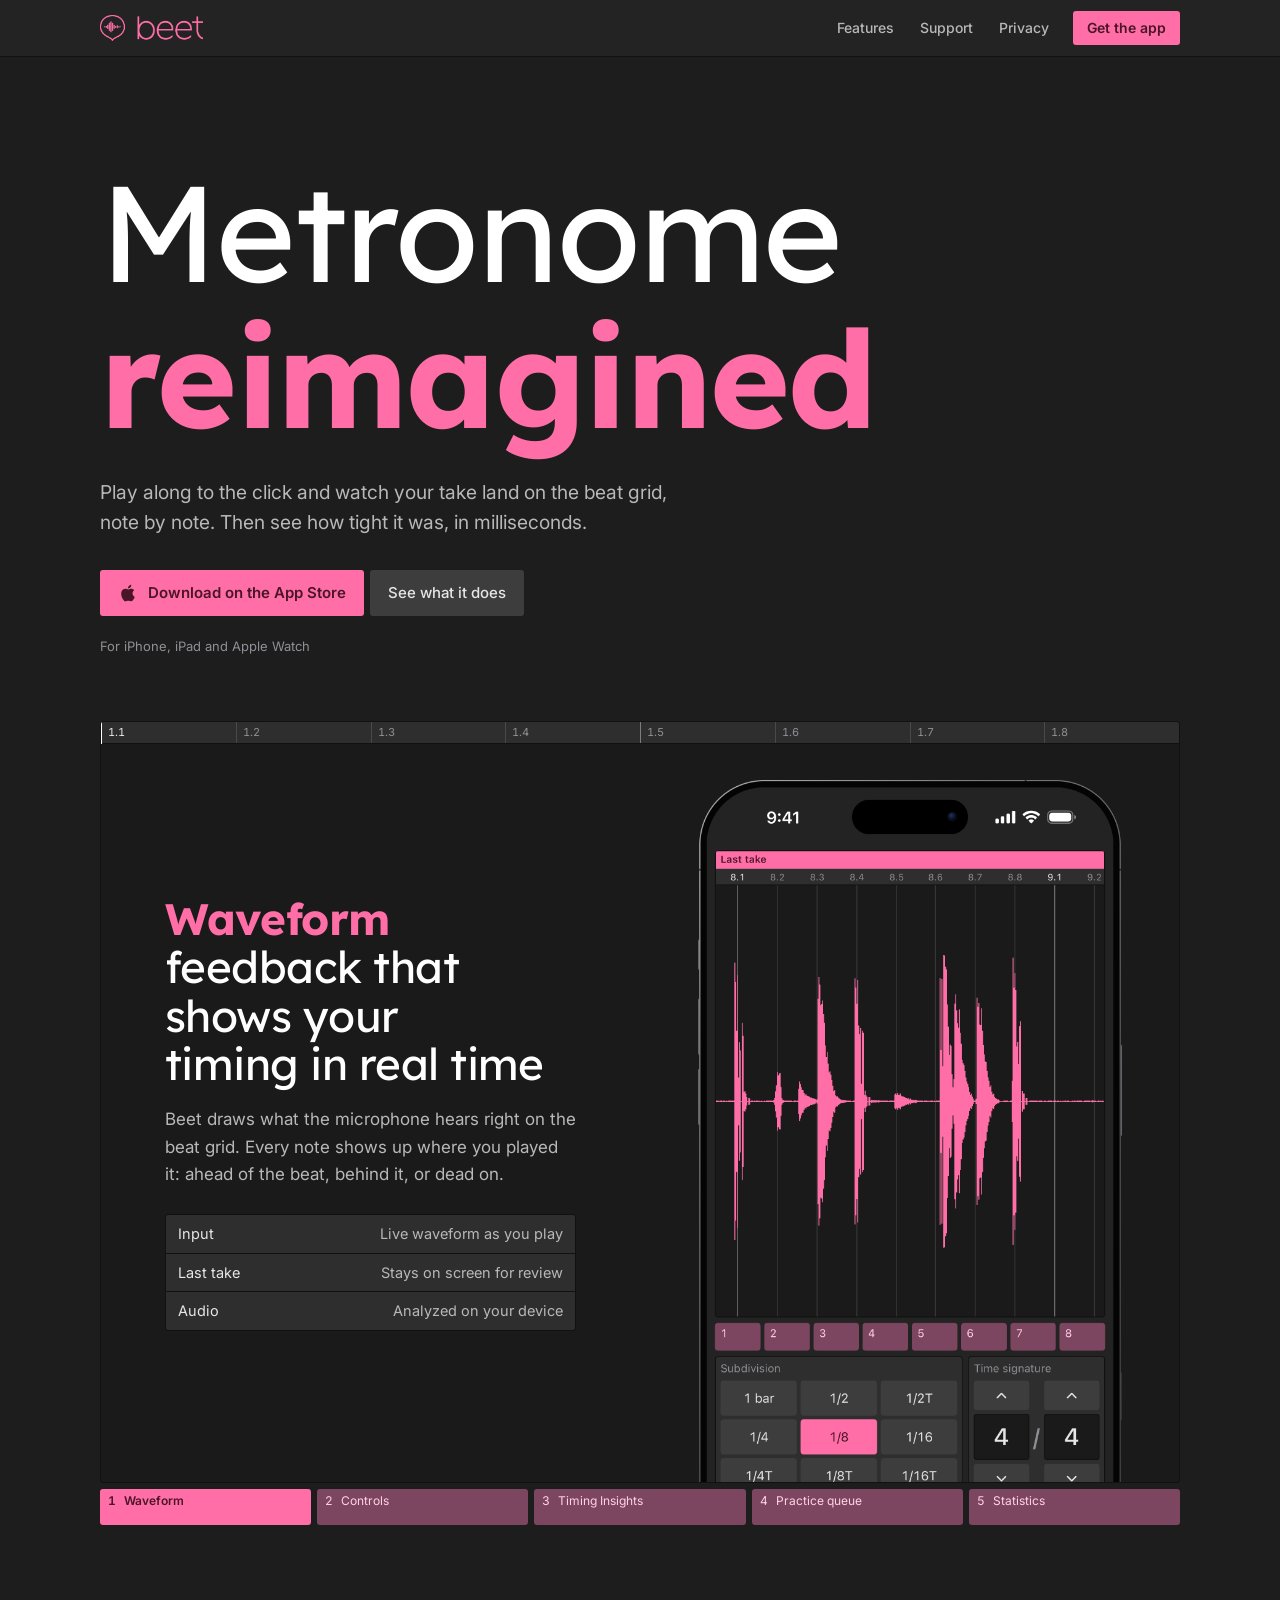
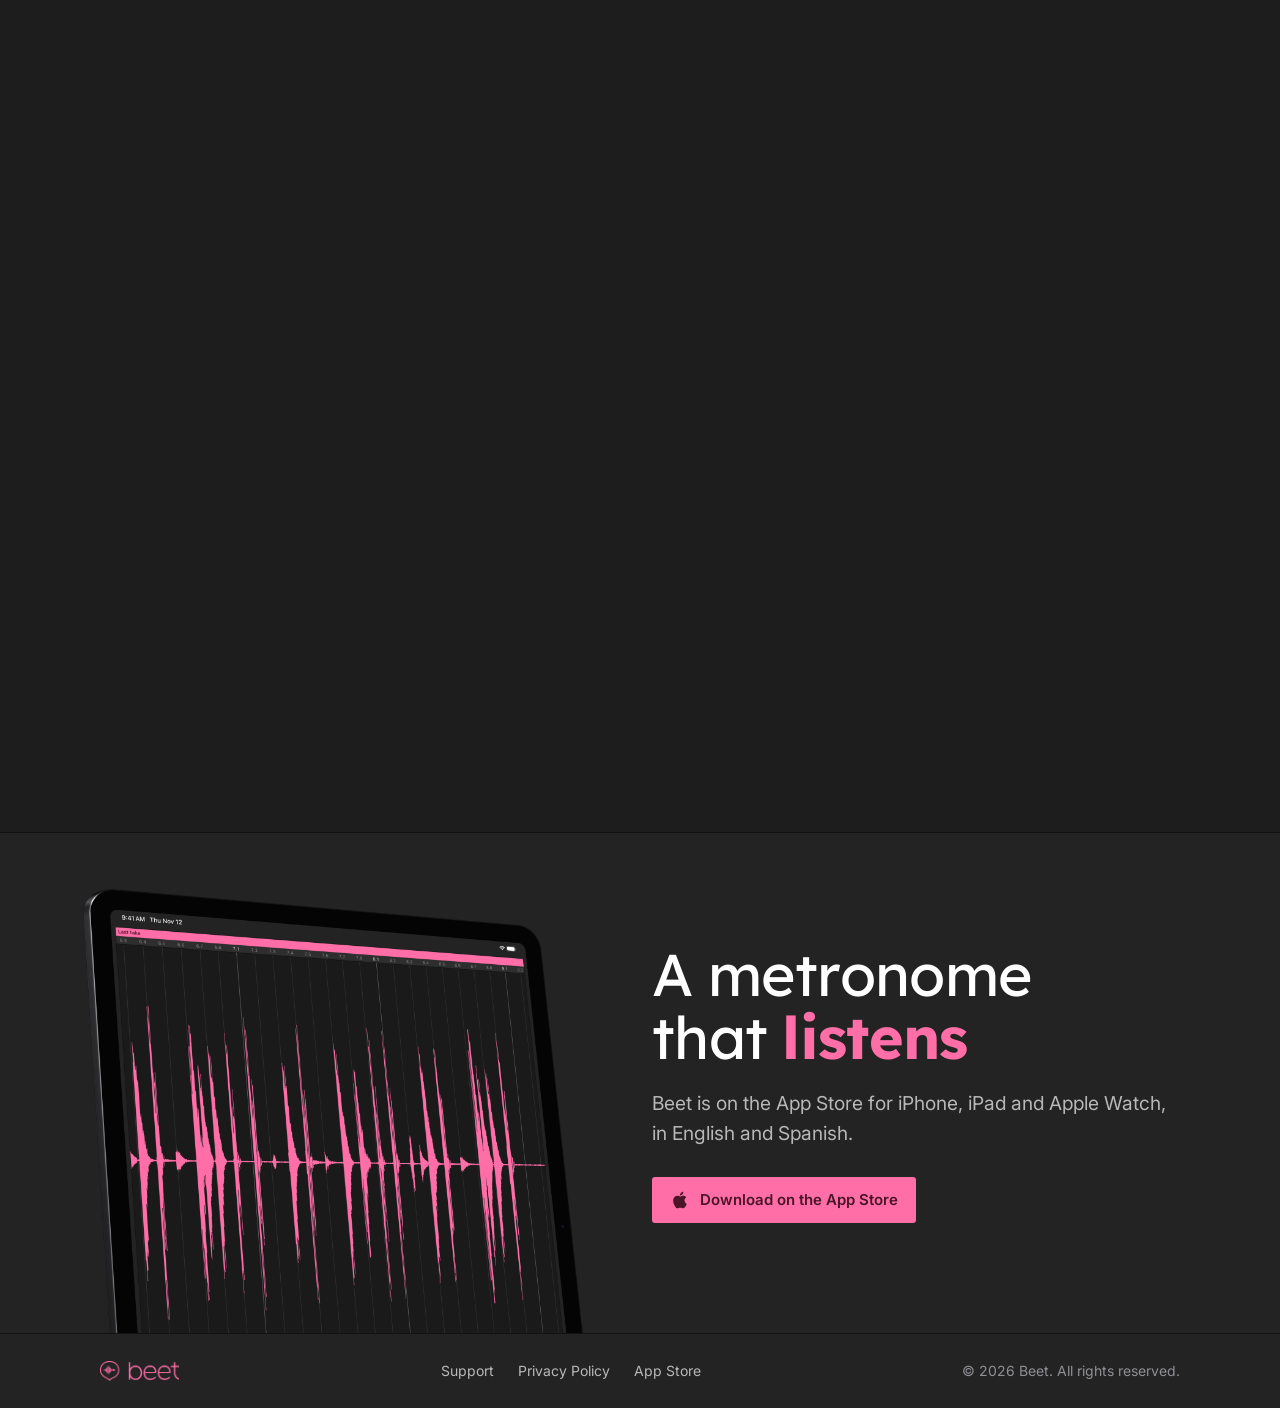
<file: index.html>
<!DOCTYPE html>
<html lang="en">
<head>
  <meta charset="UTF-8">
  <meta name="viewport" content="width=device-width, initial-scale=1.0">
  <title>Beet - Metronome Reimagined</title>
  <meta name="description" content="Beet is a metronome that shows your timing. Play along to the click, see your take as a waveform on the beat grid and get it measured beat by beat. For iPhone, iPad and Apple Watch.">
  <meta name="theme-color" content="#232323">
  <link rel="icon" type="image/png" href="favicon.png">
  <link rel="preconnect" href="https://fonts.googleapis.com">
  <link rel="preconnect" href="https://fonts.gstatic.com" crossorigin>
  <link href="https://fonts.googleapis.com/css2?family=Inter:wght@400;500;600&family=Lexend:wght@400;500;700&display=swap" rel="stylesheet">
  <script>document.documentElement.classList.add('js');</script>
  <link rel="stylesheet" href="styles.css">
</head>
<body>
  <header class="topbar">
    <div class="wrap">
      <a href="index.html" class="brand">
        <img src="logo.png" alt="Beet" width="1355" height="341">
      </a>
      <nav class="nav" aria-label="Main">
        <a href="#features">Features</a>
        <a href="support.html">Support</a>
        <a href="privacy-policy.html">Privacy</a>
        <a href="https://apps.apple.com/app/id6741735743" class="btn btn-accent btn-small">Get the app</a>
      </nav>
    </div>
  </header>

  <main>
    <section class="hero">
      <div class="wrap">
        <div class="hero-copy">
          <h1>Metronome<br><b>reimagined</b></h1>
          <p class="lead">Play along to the click and watch your take land on the beat grid, note by note. Then see how tight it was, in milliseconds.</p>
          <div class="actions">
            <a href="https://apps.apple.com/app/id6741735743" class="btn btn-accent">
              <svg width="20" height="20" viewBox="0 0 24 24" fill="currentColor" aria-hidden="true">
                <path d="M18.71 19.5c-.83 1.24-1.71 2.45-3.05 2.47-1.34.03-1.77-.79-3.29-.79-1.53 0-2 .77-3.27.82-1.31.05-2.3-1.32-3.14-2.53C4.25 17 2.94 12.45 4.7 9.39c.87-1.52 2.43-2.48 4.12-2.51 1.28-.02 2.5.87 3.29.87.78 0 2.26-1.07 3.81-.91.65.03 2.47.26 3.64 1.98-.09.06-2.17 1.28-2.15 3.81.03 3.02 2.65 4.03 2.68 4.04-.03.07-.42 1.44-1.38 2.83M13 3.5c.73-.83 1.94-1.46 2.94-1.5.13 1.17-.34 2.35-1.04 3.19-.69.85-1.83 1.51-2.95 1.42-.15-1.15.41-2.35 1.05-3.11z"/>
              </svg>
              Download on the App Store
            </a>
            <a href="#features" class="btn">See what it does</a>
          </div>
          <p class="fineprint">For iPhone, iPad and Apple Watch</p>
        </div>
      </div>
    </section>

    <section class="features" id="features" aria-label="Features">
      <div class="features-stage">
        <div class="wrap deck">
          <div class="deck-cards">
      <span class="deck-playhead" aria-hidden="true"></span>
      <section class="clip is-active" aria-labelledby="waveform">
        <div class="clip-ruler" aria-hidden="true"><span>1.1</span><span>1.2</span><span>1.3</span><span>1.4</span><span>1.5</span><span>1.6</span><span>1.7</span><span>1.8</span></div>
        <div class="clip-body">
          <div class="clip-copy">
            <h2 id="waveform"><b>Waveform</b> feedback that shows your timing in real time</h2>
            <p>Beet draws what the microphone hears right on the beat grid. Every note shows up where you played it: ahead of the beat, behind it, or dead on.</p>
            <dl class="rows">
              <div><dt>Input</dt><dd>Live waveform as you play</dd></div>
              <div><dt>Last take</dt><dd>Stays on screen for review</dd></div>
              <div><dt>Audio</dt><dd>Analyzed on your device</dd></div>
            </dl>
          </div>
          <div class="clip-device from-top">
            <img src="img/iphone-main.webp" width="1376" height="2916" loading="lazy" alt="Beet on an iPhone: a recorded take drawn as a waveform between the lines of the beat grid, with every beat of the bar numbered above it">
          </div>
        </div>
      </section>

      <section class="clip flip is-after" aria-labelledby="controls">
        <div class="clip-ruler" aria-hidden="true"><span>2.1</span><span>2.2</span><span>2.3</span><span>2.4</span><span>2.5</span><span>2.6</span><span>2.7</span><span>2.8</span></div>
        <div class="clip-body">
          <div class="clip-copy">
            <h2 id="controls">Stay in the groove with <b>effortless</b> controls</h2>
            <p>Everything sits on one screen, one touch away. Pick a subdivision, step the time signature, drag the tempo ruler, or just tap the tempo in.</p>
            <div class="panel">
              <div class="panel-label">Subdivision</div>
              <ul class="chips">
                <li>1 bar</li><li>1/2</li><li>1/2T</li>
                <li>1/4</li><li class="selected">1/8</li><li>1/16</li>
                <li>1/4T</li><li>1/8T</li><li>1/16T</li>
              </ul>
            </div>
            <dl class="rows">
              <div><dt>Tempo</dt><dd><span class="value">40–300</span> bpm</dd></div>
            </dl>
          </div>
          <div class="clip-device from-bottom">
            <img src="img/iphone-main.webp" width="1376" height="2916" loading="lazy" alt="The controls of Beet on an iPhone: a row of beats, the subdivision buttons, the time signature, the tempo ruler at 112 bpm, and the tap and play buttons">
          </div>
        </div>
      </section>

      <section class="clip is-after" aria-labelledby="insights">
        <div class="clip-ruler" aria-hidden="true"><span>3.1</span><span>3.2</span><span>3.3</span><span>3.4</span><span>3.5</span><span>3.6</span><span>3.7</span><span>3.8</span></div>
        <div class="clip-body">
          <div class="clip-copy">
            <h2 id="insights">Advanced <b>timing analysis</b> measured beat by beat</h2>
            <p>Timing Insights finds every note in your take and measures how far it is from the nearest spot on the grid, straight or triplet, in milliseconds.</p>
            <dl class="rows">
              <div class="rows-header">Timing accuracy</div>
              <div><dt><span class="swatch" style="--swatch: var(--excellent)"></span>Excellent</dt><dd>under 20 ms</dd></div>
              <div><dt><span class="swatch" style="--swatch: var(--good)"></span>Good</dt><dd>under 35 ms</dd></div>
              <div><dt><span class="swatch" style="--swatch: var(--acceptable)"></span>Acceptable</dt><dd>under 50 ms</dd></div>
              <div><dt><span class="swatch" style="--swatch: var(--poor)"></span>Poor</dt><dd>50 ms or more</dd></div>
            </dl>
          </div>
          <div class="clip-device">
            <img src="img/iphone-insights.webp" width="1376" height="2916" loading="lazy" alt="Timing Insights on an iPhone: every note of the take marked green or yellow with its distance from the beat in milliseconds, above a table of the timing accuracy">
          </div>
        </div>
      </section>

      <section class="clip flip is-after" aria-labelledby="queue">
        <div class="clip-ruler" aria-hidden="true"><span>4.1</span><span>4.2</span><span>4.3</span><span>4.4</span><span>4.5</span><span>4.6</span><span>4.7</span><span>4.8</span></div>
        <div class="clip-body">
          <div class="clip-copy">
            <h2 id="queue">Build <b>practice queues</b> to automate your session</h2>
            <p>Split a session into stages, each with its own length, tempo, time signature and subdivision. Press play and Beet moves from one stage to the next on its own.</p>
            <dl class="rows">
              <div class="rows-header">A stage</div>
              <div><dt>Bars</dt><dd><span class="value">8</span></dd></div>
              <div><dt>Tempo</dt><dd>112 bpm</dd></div>
              <div><dt>Time signature</dt><dd>4/4</dd></div>
              <div><dt>Subdivision</dt><dd>1/16</dd></div>
            </dl>
          </div>
          <div class="clip-device">
            <img src="img/iphone-queue.webp" width="1376" height="2916" loading="lazy" alt="A practice queue on an iPhone: eight stages that go from 80 to 132 bpm, each with its bars, time signature and subdivision">
          </div>
        </div>
      </section>

      <section class="clip is-after" aria-labelledby="statistics">
        <div class="clip-ruler" aria-hidden="true"><span>5.1</span><span>5.2</span><span>5.3</span><span>5.4</span><span>5.5</span><span>5.6</span><span>5.7</span><span>5.8</span></div>
        <div class="clip-body">
          <div class="clip-copy">
            <h2 id="statistics">Monitor your progress over time with <b>charts</b></h2>
            <p>Beet keeps track of how long you practice and how fast. See your total time split by tempo, and how much you played on each day of the week.</p>
            <dl class="rows">
              <div><dt>Tempo breakdown</dt><dd>Lento to Prestissimo</dd></div>
              <div><dt>Weekly report</dt><dd>Day by day</dd></div>
            </dl>
          </div>
          <div class="clip-device">
            <img src="img/iphone-charts.webp" width="1376" height="2916" loading="lazy" alt="Statistics on an iPhone: a ring chart of 3 hours 44 minutes of practice split by tempo, and a bar chart of the week">
          </div>
        </div>
      </section>
          </div>
          <nav class="deck-nav" aria-label="Features">
            <button type="button" aria-label="Waveform" aria-current="true"><span aria-hidden="true">1</span><span class="deck-nav-name" aria-hidden="true">Waveform</span></button>
            <button type="button" aria-label="Controls"><span aria-hidden="true">2</span><span class="deck-nav-name" aria-hidden="true">Controls</span></button>
            <button type="button" aria-label="Timing Insights"><span aria-hidden="true">3</span><span class="deck-nav-name" aria-hidden="true">Timing Insights</span></button>
            <button type="button" aria-label="Practice queue"><span aria-hidden="true">4</span><span class="deck-nav-name" aria-hidden="true">Practice queue</span></button>
            <button type="button" aria-label="Statistics"><span aria-hidden="true">5</span><span class="deck-nav-name" aria-hidden="true">Statistics</span></button>
          </nav>
        </div>
      </div>
    </section>

    <section class="closing">
      <div class="wrap closing-grid">
        <div class="closing-device">
          <img src="img/ipad-hero.webp" width="1700" height="2319" loading="lazy" alt="Beet on an iPad">
        </div>
        <div class="closing-copy">
          <h2>A metronome that <b>listens</b></h2>
          <p class="lead">Beet is on the App Store for iPhone, iPad and Apple Watch, in English and Spanish.</p>
          <div class="actions">
            <a href="https://apps.apple.com/app/id6741735743" class="btn btn-accent">
              <svg width="20" height="20" viewBox="0 0 24 24" fill="currentColor" aria-hidden="true">
                <path d="M18.71 19.5c-.83 1.24-1.71 2.45-3.05 2.47-1.34.03-1.77-.79-3.29-.79-1.53 0-2 .77-3.27.82-1.31.05-2.3-1.32-3.14-2.53C4.25 17 2.94 12.45 4.7 9.39c.87-1.52 2.43-2.48 4.12-2.51 1.28-.02 2.5.87 3.29.87.78 0 2.26-1.07 3.81-.91.65.03 2.47.26 3.64 1.98-.09.06-2.17 1.28-2.15 3.81.03 3.02 2.65 4.03 2.68 4.04-.03.07-.42 1.44-1.38 2.83M13 3.5c.73-.83 1.94-1.46 2.94-1.5.13 1.17-.34 2.35-1.04 3.19-.69.85-1.83 1.51-2.95 1.42-.15-1.15.41-2.35 1.05-3.11z"/>
              </svg>
              Download on the App Store
            </a>
          </div>
        </div>
      </div>
    </section>
  </main>

  <footer class="footer">
    <div class="wrap">
      <a href="index.html"><img src="logo.png" alt="Beet" width="1355" height="341"></a>
      <nav aria-label="Footer">
        <a href="support.html">Support</a>
        <a href="privacy-policy.html">Privacy Policy</a>
        <a href="https://apps.apple.com/app/id6741735743">App Store</a>
      </nav>
      <p>© 2026 Beet. All rights reserved.</p>
    </div>
  </footer>

  <script>
    // The clips of the features share one place that stays put while the page scrolls.
    // How far the page has scrolled past it decides which clip is shown.
    (function () {
      var track = document.querySelector('.features');
      var stage = track.querySelector('.features-stage');
      var clips = Array.prototype.slice.call(track.querySelectorAll('.clip'));
      var buttons = Array.prototype.slice.call(track.querySelectorAll('.deck-nav button'));
      var playhead = track.querySelector('.deck-playhead');
      var last = clips.length - 1;
      var shown = 0;
      var waiting = false;

      // Scrolling is counted in clips: 0 where the stage starts to stay put, one more for each clip
      // after it. The stage lets go a little after the last clip comes in.
      function measure() {
        var style = getComputedStyle(stage);
        if (style.position !== 'sticky') return null; // the clips are one under another
        var top = parseFloat(style.top) || 0;
        var step = (track.offsetHeight - stage.offsetHeight) / (last + 0.2);
        return { step: step, at: (top - track.getBoundingClientRect().top) / step };
      }
      // A clip comes in a little before its count, so the first and the last are shown as long as the others
      function starts(index) { return index === 0 ? 0 : index - 0.4; }
      function ends(index) { return index === last ? last + 0.2 : index + 0.6; }

      function update() {
        waiting = false;
        var place = measure();
        if (!place) return;
        var index = Math.max(0, Math.min(last, Math.floor(place.at + 0.4)));
        var through = (place.at - starts(index)) / (ends(index) - starts(index));
        playhead.style.setProperty('--through', Math.max(0, Math.min(1, through)));
        if (index === shown) return;
        shown = index;
        clips.forEach(function (clip, i) {
          clip.classList.toggle('is-active', i === index);
          clip.classList.toggle('is-before', i < index);
          clip.classList.toggle('is-after', i > index);
        });
        buttons.forEach(function (button, i) {
          if (i === index) button.setAttribute('aria-current', 'true');
          else button.removeAttribute('aria-current');
        });
      }
      function later() {
        if (waiting) return;
        waiting = true;
        requestAnimationFrame(update);
      }

      buttons.forEach(function (button, i) {
        button.addEventListener('click', function () {
          var place = measure();
          if (!place) return;
          var to = i === 0 ? 0 : i + 0.1;
          window.scrollTo(0, window.scrollY + (to - place.at) * place.step);
        });
      });
      window.addEventListener('scroll', later, { passive: true });
      window.addEventListener('resize', later);
      update();
    })();
  </script>
</body>
</html>
</file>
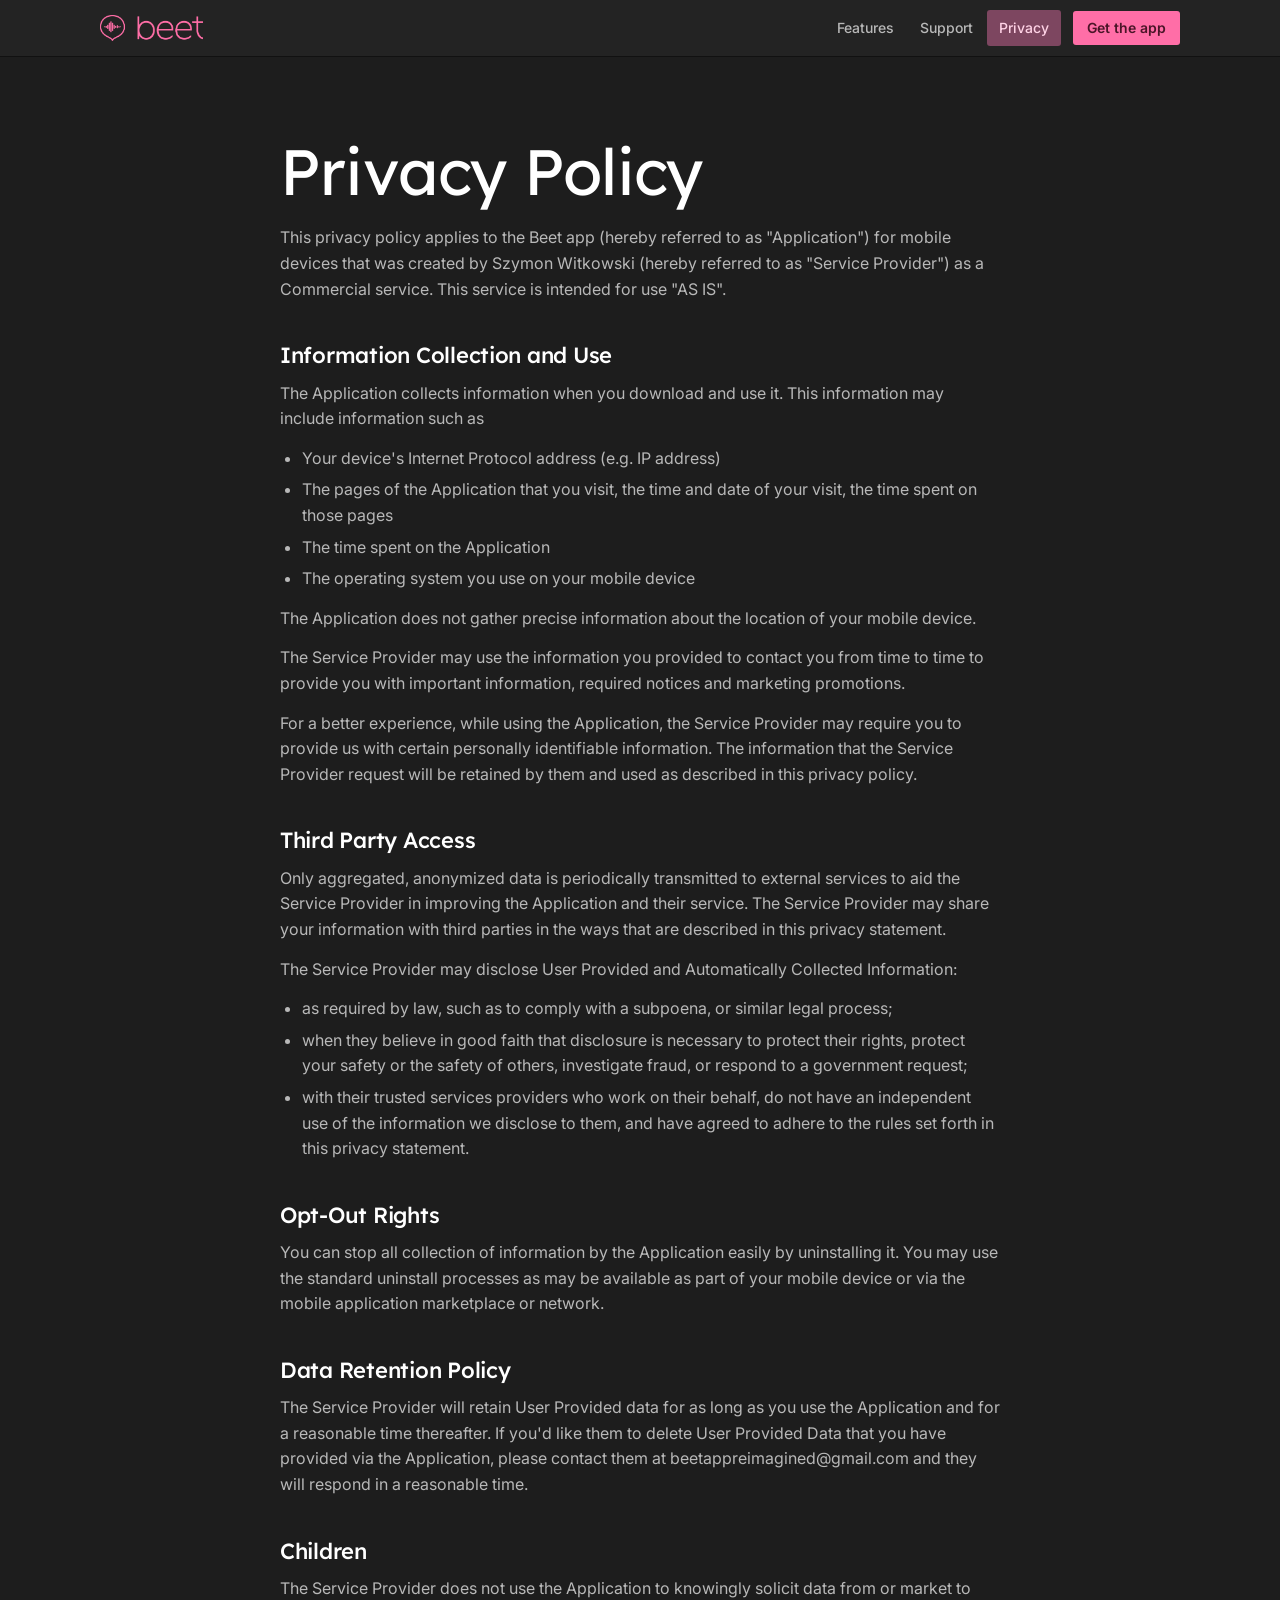
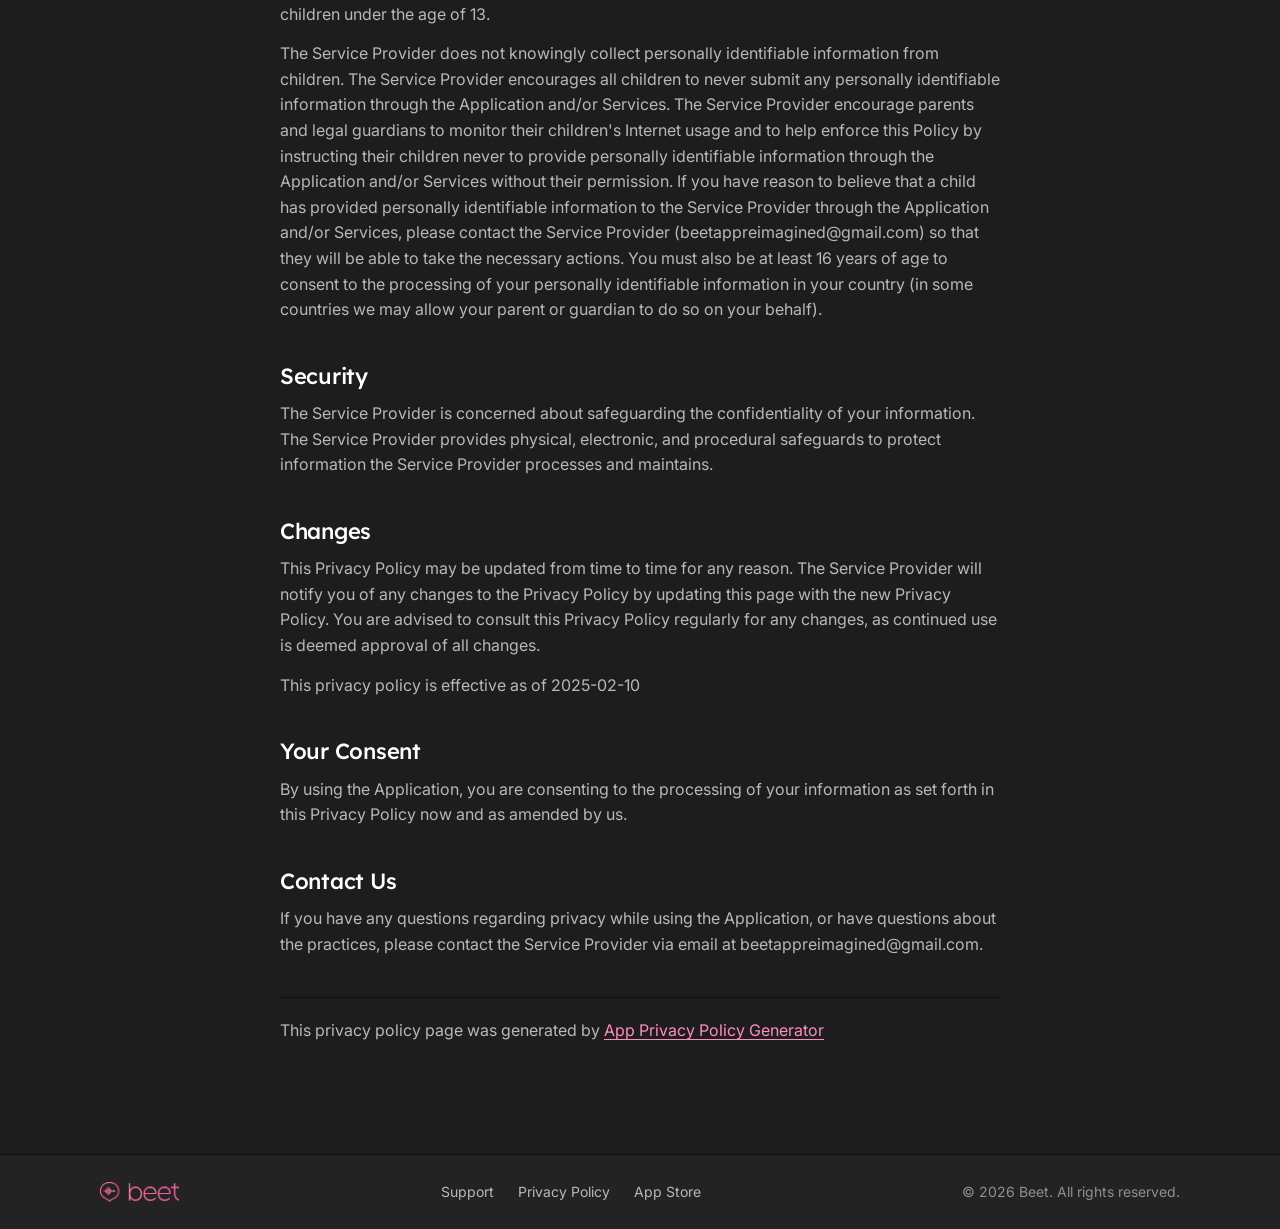
<file: privacy-policy.html>
<!DOCTYPE html>
<html lang="en">
<head>
  <meta charset="UTF-8">
  <meta name="viewport" content="width=device-width, initial-scale=1.0">
  <title>Beet App - Privacy Policy</title>
  <meta name="theme-color" content="#232323">
  <link rel="icon" type="image/png" href="favicon.png">
  <link rel="preconnect" href="https://fonts.googleapis.com">
  <link rel="preconnect" href="https://fonts.gstatic.com" crossorigin>
  <link href="https://fonts.googleapis.com/css2?family=Inter:wght@400;500;600&family=Lexend:wght@400;500;700&display=swap" rel="stylesheet">
  <link rel="stylesheet" href="styles.css">
</head>
<body>
  <header class="topbar">
    <div class="wrap">
      <a href="index.html" class="brand">
        <img src="logo.png" alt="Beet" width="1355" height="341">
      </a>
      <nav class="nav" aria-label="Main">
        <a href="index.html#features">Features</a>
        <a href="support.html">Support</a>
        <a href="privacy-policy.html" aria-current="page">Privacy</a>
        <a href="https://apps.apple.com/app/id6741735743" class="btn btn-accent btn-small">Get the app</a>
      </nav>
    </div>
  </header>

  <main class="wrap page legal">
    <h1>Privacy Policy</h1><p>This privacy policy applies to the Beet app (hereby referred to as "Application") for mobile devices that was created by Szymon Witkowski (hereby referred to as "Service Provider") as a Commercial service. This service is intended for use "AS IS".</p><br><strong>Information Collection and Use</strong><p>The Application collects information when you download and use it. This information may include information such as </p><ul><li>Your device's Internet Protocol address (e.g. IP address)</li><li>The pages of the Application that you visit, the time and date of your visit, the time spent on those pages</li><li>The time spent on the Application</li><li>The operating system you use on your mobile device</li></ul><p></p><br><p>The Application does not gather precise information about the location of your mobile device.</p><div style="display: none;"><p>The Application collects your device's location, which helps the Service Provider determine your approximate geographical location and make use of in below ways:</p><ul><li>Geolocation Services: The Service Provider utilizes location data to provide features such as personalized content, relevant recommendations, and location-based services.</li><li>Analytics and Improvements: Aggregated and anonymized location data helps the Service Provider to analyze user behavior, identify trends, and improve the overall performance and functionality of the Application.</li><li>Third-Party Services: Periodically, the Service Provider may transmit anonymized location data to external services. These services assist them in enhancing the Application and optimizing their offerings.</li></ul></div><br><p>The Service Provider may use the information you provided to contact you from time to time to provide you with important information, required notices and marketing promotions.</p><br><p>For a better experience, while using the Application, the Service Provider may require you to provide us with certain personally identifiable information. The information that the Service Provider request will be retained by them and used as described in this privacy policy.</p><br><strong>Third Party Access</strong><p>Only aggregated, anonymized data is periodically transmitted to external services to aid the Service Provider in improving the Application and their service. The Service Provider may share your information with third parties in the ways that are described in this privacy statement.</p><!----><br><p>The Service Provider may disclose User Provided and Automatically Collected Information:</p><ul><li>as required by law, such as to comply with a subpoena, or similar legal process;</li><li>when they believe in good faith that disclosure is necessary to protect their rights, protect your safety or the safety of others, investigate fraud, or respond to a government request;</li><li>with their trusted services providers who work on their behalf, do not have an independent use of the information we disclose to them, and have agreed to adhere to the rules set forth in this privacy statement.</li></ul><p></p><br><strong>Opt-Out Rights</strong><p>You can stop all collection of information by the Application easily by uninstalling it. You may use the standard uninstall processes as may be available as part of your mobile device or via the mobile application marketplace or network.</p><br><strong>Data Retention Policy</strong><p>The Service Provider will retain User Provided data for as long as you use the Application and for a reasonable time thereafter. If you'd like them to delete User Provided Data that you have provided via the Application, please contact them at beetappreimagined@gmail.com and they will respond in a reasonable time.</p><br><strong>Children</strong><p>The Service Provider does not use the Application to knowingly solicit data from or market to children under the age of 13.</p><!----><div><br><p>The Service Provider does not knowingly collect personally
identifiable information from children. The Service Provider 
encourages all children to never submit any personally
identifiable information through the Application and/or Services.
The Service Provider encourage parents and legal guardians to monitor 
their children's Internet usage and to help enforce this Policy by instructing 
their children never to provide personally identifiable information through the Application and/or Services without their permission. If you have reason to believe that a child 
has provided personally identifiable information to the Service Provider through the Application and/or Services, 
please contact the Service Provider (beetappreimagined@gmail.com) so that they will be able to take the necessary actions. 
You must also be at least 16 years of age to consent to the processing 
of your personally identifiable information in your country (in some countries we may allow your parent 
or guardian to do so on your behalf).</p></div><br><strong>Security</strong><p>The Service Provider is concerned about safeguarding the confidentiality of your information. The Service Provider provides physical, electronic, and procedural safeguards to protect information the Service Provider processes and maintains.</p><br><strong>Changes</strong><p>This Privacy Policy may be updated from time to time for any reason. The Service Provider will notify you of any changes to the Privacy Policy by updating this page with the new Privacy Policy. You are advised to consult this Privacy Policy regularly for any changes, as continued use is deemed approval of all changes.</p><br><p>This privacy policy is effective as of 2025-02-10</p><br><strong>Your Consent</strong><p>By using the Application, you are consenting to the processing of your information as set forth in this Privacy Policy now and as amended by us.</p><br><strong>Contact Us</strong><p>If you have any questions regarding privacy while using the Application, or have questions about the practices, please contact the Service Provider via email at beetappreimagined@gmail.com.</p><hr><p>This privacy policy page was generated by <a href="https://app-privacy-policy-generator.nisrulz.com/" target="_blank" rel="noopener noreferrer">App Privacy Policy Generator</a></p>
  </main>

  <footer class="footer">
    <div class="wrap">
      <a href="index.html"><img src="logo.png" alt="Beet" width="1355" height="341"></a>
      <nav aria-label="Footer">
        <a href="support.html">Support</a>
        <a href="privacy-policy.html">Privacy Policy</a>
        <a href="https://apps.apple.com/app/id6741735743">App Store</a>
      </nav>
      <p>© 2026 Beet. All rights reserved.</p>
    </div>
  </footer>
</body>
</html>
</file>
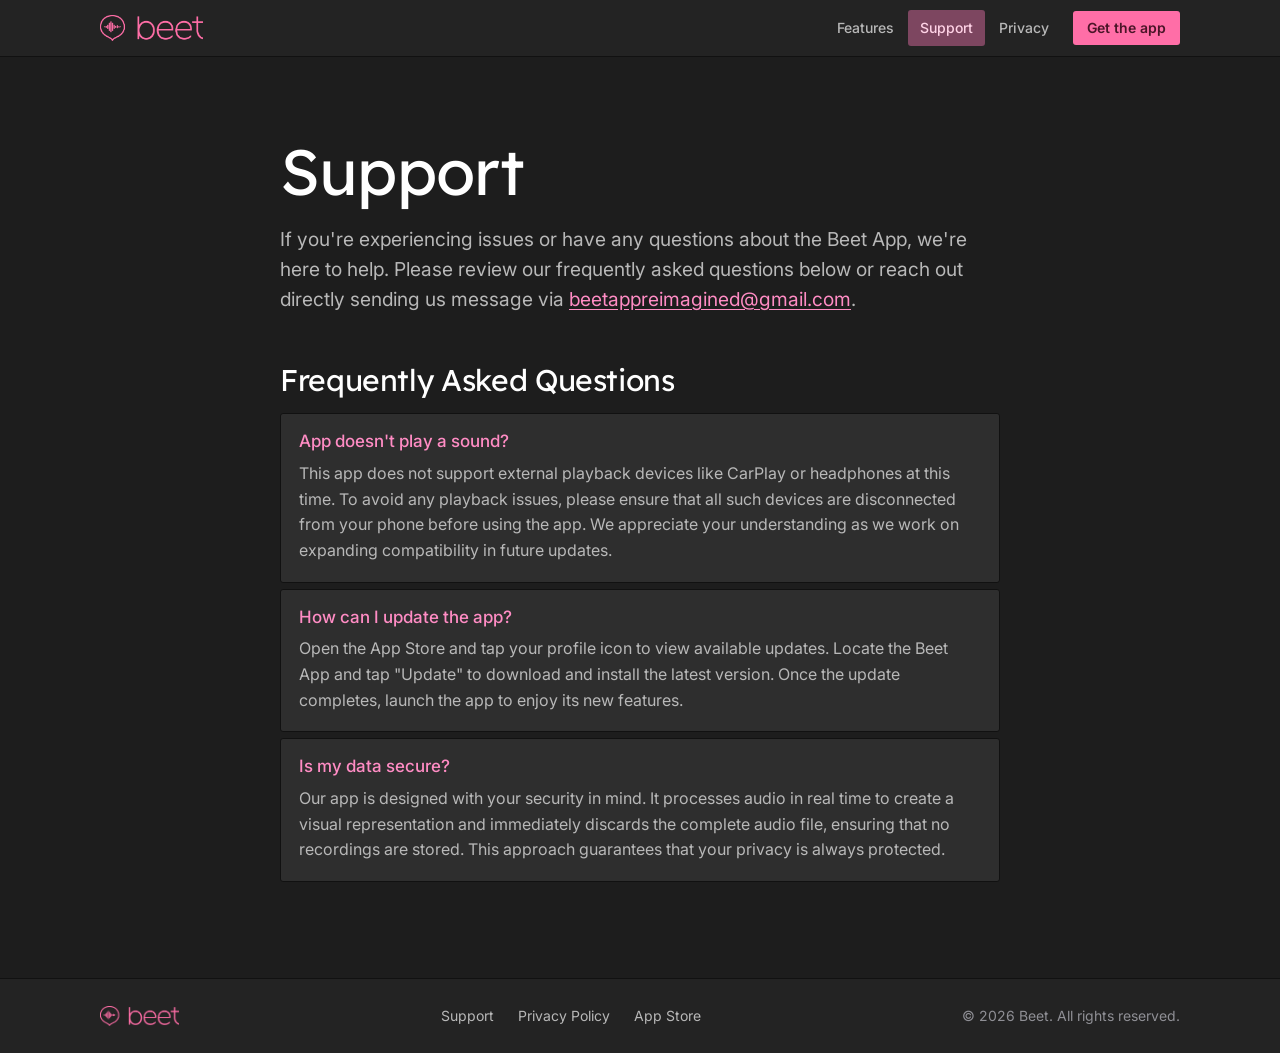
<file: support.html>
<!DOCTYPE html>
<html lang="en">
<head>
  <meta charset="UTF-8">
  <meta name="viewport" content="width=device-width, initial-scale=1.0">
  <title>Beet App - Support</title>
  <meta name="description" content="Help with the Beet metronome app: frequently asked questions and how to contact us.">
  <meta name="theme-color" content="#232323">
  <link rel="icon" type="image/png" href="favicon.png">
  <link rel="preconnect" href="https://fonts.googleapis.com">
  <link rel="preconnect" href="https://fonts.gstatic.com" crossorigin>
  <link href="https://fonts.googleapis.com/css2?family=Inter:wght@400;500;600&family=Lexend:wght@400;500;700&display=swap" rel="stylesheet">
  <link rel="stylesheet" href="styles.css">
</head>
<body>
  <header class="topbar">
    <div class="wrap">
      <a href="index.html" class="brand">
        <img src="logo.png" alt="Beet" width="1355" height="341">
      </a>
      <nav class="nav" aria-label="Main">
        <a href="index.html#features">Features</a>
        <a href="support.html" aria-current="page">Support</a>
        <a href="privacy-policy.html">Privacy</a>
        <a href="https://apps.apple.com/app/id6741735743" class="btn btn-accent btn-small">Get the app</a>
      </nav>
    </div>
  </header>

  <main class="wrap page">
    <h1>Support</h1>
    <p class="lead">If you're experiencing issues or have any questions about the Beet App, we're here to help. Please review our frequently asked questions below or reach out directly sending us message via <a href="mailto:beetappreimagined@gmail.com">beetappreimagined@gmail.com</a>.</p>

    <section>
      <h2>Frequently Asked Questions</h2>

      <div class="faq">
        <div class="faq-item">
          <h3>App doesn't play a sound?</h3>
          <p>This app does not support external playback devices like CarPlay or headphones at this time. To avoid any playback issues, please ensure that all such devices are disconnected from your phone before using the app. We appreciate your understanding as we work on expanding compatibility in future updates.</p>
        </div>

        <div class="faq-item">
          <h3>How can I update the app?</h3>
          <p>Open the App Store and tap your profile icon to view available updates. Locate the Beet App and tap "Update" to download and install the latest version. Once the update completes, launch the app to enjoy its new features.</p>
        </div>

        <div class="faq-item">
          <h3>Is my data secure?</h3>
          <p>Our app is designed with your security in mind. It processes audio in real time to create a visual representation and immediately discards the complete audio file, ensuring that no recordings are stored. This approach guarantees that your privacy is always protected.</p>
        </div>
      </div>
    </section>
  </main>

  <footer class="footer">
    <div class="wrap">
      <a href="index.html"><img src="logo.png" alt="Beet" width="1355" height="341"></a>
      <nav aria-label="Footer">
        <a href="support.html">Support</a>
        <a href="privacy-policy.html">Privacy Policy</a>
        <a href="https://apps.apple.com/app/id6741735743">App Store</a>
      </nav>
      <p>© 2026 Beet. All rights reserved.</p>
    </div>
  </footer>
</body>
</html>
</file>
<file: styles.css>
/* Beet website.
   The look follows the app's Session style: flat panels divided by hairlines, one pink accent.
   Colors and measures are the ones in beet-ui-kit (Color+Session, View+Session); headlines are
   set like the captions of the App Store screenshots (Lexend, the key words bold and pink). */

:root {
  /* Surfaces */
  --page: #1d1d1d;        /* behind everything, as in the screenshots */
  --background: #232323;  /* behind the panels of the app */
  --panel: #2e2e2e;
  --control: #3d3d3d;
  --control-hover: #484848;
  --well: #1a1a1a;        /* a recessed area: the waveform, a value box */
  --hairline: #111111;

  /* Text */
  --text: #e6e6e6;
  --text-secondary: #b8b8b8;
  --label: #8f8f95;

  /* Accent */
  --accent: #ff6ea7;
  --on-accent: #4b1528;
  --accent-dim: #7d4660;
  --on-accent-dim: #ffd3e6;
  --accent-text: #ff8cc4;

  --grid-strong: rgba(255, 255, 255, 0.38);
  --grid-weak: rgba(255, 255, 255, 0.13);

  /* Timing accuracy */
  --excellent: #4ade80;
  --good: #facc15;
  --acceptable: #fb923c;
  --poor: #f87171;

  --radius: 3px;
  --gutter: 6px;

  --ui: -apple-system, BlinkMacSystemFont, "SF Pro Text", "Inter", "Segoe UI", Roboto, "Helvetica Neue", Arial, sans-serif;
  --display: "Lexend", var(--ui);
}

*, *::before, *::after { box-sizing: border-box; }

html {
  background: var(--page);
  color-scheme: dark;
  scroll-behavior: smooth;
  -webkit-text-size-adjust: 100%;
}

body {
  margin: 0;
  font: 400 16px/1.6 var(--ui);
  color: var(--text);
  -webkit-font-smoothing: antialiased;
  -moz-osx-font-smoothing: grayscale;
}

img { max-width: 100%; }

a { color: var(--accent-text); }

:focus-visible {
  outline: 2px solid var(--accent-text);
  outline-offset: 2px;
}

.wrap {
  width: 100%;
  max-width: 1160px;
  margin-inline: auto;
  padding-inline: clamp(16px, 4vw, 40px);
}

/* Headlines: the captions of the screenshots */
h1, h2 {
  font-family: var(--display);
  font-weight: 400;
  letter-spacing: -0.012em;
  color: #fff;
  margin: 0;
  text-wrap: balance;
}
h1 b, h2 b {
  font-weight: 700;
  color: var(--accent);
}

/* ---------- Controls ---------- */

.btn {
  display: inline-flex;
  align-items: center;
  justify-content: center;
  gap: 10px;
  min-height: 46px;
  padding: 0 18px;
  border: 0;
  border-radius: var(--radius);
  background: var(--control);
  color: var(--text);
  font: 500 15px/1 var(--ui);
  text-decoration: none;
  cursor: pointer;
}
.btn:hover { background: var(--control-hover); }
.btn:active { opacity: 0.65; }
.btn svg { flex: none; }

.btn-accent {
  background: var(--accent);
  color: var(--on-accent);
  font-weight: 600;
}
.btn-accent:hover { background: var(--accent-text); }

.btn-small {
  min-height: 34px;
  padding: 0 14px;
  font-size: 14px;
}

/* ---------- Top bar ---------- */

.topbar {
  position: sticky;
  top: 0;
  z-index: 10;
  background: var(--background);
  border-bottom: 1px solid var(--hairline);
}
.topbar .wrap {
  display: flex;
  align-items: center;
  justify-content: space-between;
  gap: 16px;
  height: 56px;
}
.brand { display: block; flex: none; }
.brand img {
  display: block;
  height: 26px;
  width: auto;
}
.nav {
  display: flex;
  align-items: center;
  gap: 2px;
}
.nav a:not(.btn) {
  padding: 7px 12px;
  border-radius: var(--radius);
  color: var(--text-secondary);
  font-size: 14px;
  font-weight: 500;
  text-decoration: none;
}
.nav a:not(.btn):hover {
  color: var(--text);
  background: var(--panel);
}
.nav a[aria-current="page"] {
  color: var(--on-accent-dim);
  background: var(--accent-dim);
}
.nav .btn { margin-left: 10px; }

/* ---------- Hero ---------- */

.hero-copy { padding-block: clamp(56px, 8vw, 104px) clamp(40px, 5vw, 64px); }
.hero h1 {
  font-size: clamp(48px, 12.5vw, 136px);
  line-height: 1.07;
  margin-bottom: 28px;
}
.lead {
  max-width: 31em;
  margin: 0 0 32px;
  font-size: clamp(17px, 1.5vw, 20px);
  line-height: 1.55;
  color: var(--text-secondary);
  text-wrap: pretty;
}
.actions {
  display: flex;
  flex-wrap: wrap;
  gap: var(--gutter);
}
.fineprint {
  margin: 20px 0 0;
  font-size: 13px;
  color: var(--label);
}

/* ---------- Features: one clip each, as on a timeline ---------- */

.features {
  padding-block: clamp(48px, 7vw, 88px);
  scroll-margin-top: 56px;
}
.deck-cards {
  display: grid;
  gap: 28px;
}
.deck-nav,
.deck-playhead { display: none; }
.clip {
  border: 1px solid var(--hairline);
  border-radius: var(--radius);
  background: var(--well);
  overflow: hidden;
}
/* The ruler on top of a clip: the beats of one bar */
.clip-ruler {
  display: grid;
  grid-template-columns: repeat(8, minmax(0, 1fr));
  height: 22px;
  background: var(--panel);
  border-bottom: 1px solid var(--hairline);
  color: var(--label);
  font: 400 11px/1 var(--ui);
  font-variant-numeric: tabular-nums;
}
.clip-ruler span {
  display: flex;
  align-items: center;
  padding-left: 6px;
  border-left: 1px solid var(--grid-weak);
}
.clip-ruler span:first-child {
  color: var(--text);
  border-left-color: transparent;
}
.clip-ruler span:nth-child(5) { border-left-color: var(--grid-strong); }

.clip-body {
  display: grid;
  grid-template-columns: minmax(0, 1fr) minmax(0, 1fr);
}
.clip-copy {
  align-self: center;
  padding: clamp(24px, 5vw, 64px);
}
.clip.flip .clip-copy { order: 2; }
.clip h2 {
  font-size: clamp(26px, 3.5vw, 44px);
  line-height: 1.1;
  margin-bottom: 18px;
}
.clip p {
  max-width: 30em;
  margin: 0 0 26px;
  font-size: 17px;
  color: var(--text-secondary);
  text-wrap: pretty;
}
.clip-device {
  display: flex;
  justify-content: center;
  align-items: flex-start;
  height: 600px;
  padding-top: 48px;
  overflow: hidden;
}
.clip-device img {
  display: block;
  flex: none;
  width: 310px;
  height: auto;
}
/* A bigger phone that shows only the upper part of its screen, or only the lower one */
.clip-device.from-top img,
.clip-device.from-bottom img { width: 390px; }
.clip-device.from-bottom {
  align-items: flex-end;
  padding-top: 0;
  padding-bottom: 48px;
}

/* ---------- Features, in one place ----------
   With scripting and a screen tall enough for a whole clip, the clips share one place that
   stays put while the page scrolls, and scrolling changes which of them is in it. The row of
   cells under them names them and says which, as the row of beats does in the app. */

@media (min-height: 600px) {
  .js .features {
    --screen: 100vh;
    --deck: min(var(--screen) - 96px, 860px);
    /* Where the deck stays put: in the middle of what the top bar leaves of the screen */
    --rest: calc(56px + (var(--screen) - 56px - var(--deck)) / 2);
    /* Scrolling 64% of a screen brings the next clip */
    height: calc(var(--deck) + 4.2 * 0.64 * var(--screen));
    margin-bottom: clamp(48px, 7vw, 88px);
    padding-block: 0;
    scroll-margin-top: var(--rest);
  }
  @supports (height: 100svh) {
    .js .features { --screen: 100svh; }
  }
  .js .features-stage {
    position: sticky;
    top: var(--rest);
    height: var(--deck);
  }
  .js .deck {
    display: flex;
    flex-direction: column;
    gap: var(--gutter);
    height: 100%;
  }
  /* The frame of the clips stays: only what is in it changes */
  .js .deck-cards {
    position: relative;
    display: block;
    flex: 1;
    min-height: 0;
    border: 1px solid var(--hairline);
    border-radius: var(--radius);
    background: var(--well);
    overflow: hidden;
  }
  .js .deck-cards::before { /* the strip of the ruler */
    content: "";
    position: absolute;
    top: 0;
    left: 0;
    right: 0;
    height: 22px;
    border-bottom: 1px solid var(--hairline);
    background: var(--panel);
  }
  .js .clip {
    position: absolute;
    inset: 0;
    display: flex;
    flex-direction: column;
    border: 0;
    border-radius: 0;
    background: none;
    opacity: 0;
    visibility: hidden;
    transition: opacity 0.2s ease, visibility 0s linear 0.2s;
  }
  /* The clip that comes waits a moment for the one that leaves, so their texts don't mix */
  .js .clip.is-active {
    opacity: 1;
    visibility: visible;
    transition: opacity 0.3s ease 0.1s, visibility 0s;
  }
  .js .clip-ruler {
    border-bottom-color: transparent;
    background: none;
  }
  /* The bars of the ruler, the text and the phone of a clip fade, and move a little as they
     do: the clips are in the order of a timeline, so the next one comes from the right and
     the one that leaves goes to the left, and the other way round when scrolling back. */
  .js .clip-ruler,
  .js .clip-copy,
  .js .clip-device {
    transform: translateX(28px);
    transition: transform 0.2s ease-in;
  }
  .js .clip.is-before .clip-ruler,
  .js .clip.is-before .clip-copy,
  .js .clip.is-before .clip-device { transform: translateX(-28px); }
  .js .clip.is-active .clip-ruler,
  .js .clip.is-active .clip-copy,
  .js .clip.is-active .clip-device {
    transform: none;
    transition: transform 0.4s cubic-bezier(0.2, 0.7, 0.2, 1) 0.1s;
  }
  @media (prefers-reduced-motion: reduce) {
    .js .clip .clip-ruler,
    .js .clip .clip-copy,
    .js .clip .clip-device {
      transform: none;
      transition: none;
    }
  }
  .js .clip-body {
    flex: 1;
    min-height: 0;
    grid-template-rows: minmax(0, 1fr);
  }
  /* The same side for every clip, so only what is in the clip changes */
  .js .clip.flip .clip-copy { order: 0; }
  .js .clip-copy { padding-block: 24px; }
  .js .clip h2 { font-size: clamp(26px, min(3.5vw, 5.4vh), 44px); }
  /* The whole phone where there is room for it, its upper part where there isn't */
  .js .clip-device {
    height: auto;
    min-height: 0;
    padding-block: 36px;
  }
  .js .clip-device img {
    width: auto;
    height: clamp(593px, 100%, 820px);
    margin-block: auto;
  }
  /* These two are always cut, however tall the clip is */
  .js .clip-device.from-top img,
  .js .clip-device.from-bottom img {
    height: max(826px, 128%);
    margin-block: 0;
  }
  .js .clip-device.from-top { padding-bottom: 0; }
  .js .clip-device.from-bottom { padding: 0 0 36px; }

  /* The playhead on the ruler: how far the page is through this clip */
  .js .deck-playhead {
    position: absolute;
    z-index: 1;
    top: 0;
    left: calc(var(--through, 0) * (100% - 1px));
    display: block;
    width: 1px;
    height: 22px;
    background: #fff;
  }

  .js .deck-nav {
    display: grid;
    grid-template-columns: repeat(5, minmax(0, 1fr));
    gap: var(--gutter);
  }
  .deck-nav button {
    display: flex;
    gap: 8px;
    height: 36px;
    padding: 6px 8px;
    border: 0;
    border-radius: var(--radius);
    background: var(--accent-dim);
    color: var(--on-accent-dim);
    font: 400 12px/1 var(--ui);
    font-variant-numeric: tabular-nums;
    text-align: left;
    white-space: nowrap;
    overflow: hidden;
    cursor: pointer;
  }
  .deck-nav button:hover { background: #8f5470; }
  .deck-nav button[aria-current] {
    background: var(--accent);
    color: var(--on-accent);
    font-weight: 600;
  }

  /* The tables need a tall and wide clip */
  @media (max-height: 779px), (max-width: 900px) {
    .js .clip .rows,
    .js .clip .panel { display: none; }
    .js .clip p { margin-bottom: 0; }
  }

  @media (max-width: 760px) {
    .js .features { --deck: calc(var(--screen) - 80px); }
    .js .clip-body {
      display: flex;
      flex-direction: column;
    }
    .js .clip-copy {
      flex: none;
      padding: 22px 20px 0;
    }
    .js .clip h2 { margin-bottom: 12px; }
    .js .clip p { font-size: 15.5px; line-height: 1.5; }
    .js .clip-device {
      flex: 1;
      padding: 20px 0 0;
    }
    .js .clip-device img {
      width: min(270px, 72%);
      height: auto;
      margin-block: 0;
    }
    .js .clip-device.from-top img,
    .js .clip-device.from-bottom img {
      width: min(330px, 86%);
      height: auto;
    }
    .js .clip-device.from-bottom {
      margin-top: 20px;
      padding: 0 0 20px;
      border-top: 1px solid var(--hairline);
      background: var(--page);
    }
    /* Only the cell of the clip that is shown has room for its name */
    .js .deck-nav { display: flex; }
    .deck-nav button { flex: 0 0 44px; }
    .deck-nav button[aria-current] { flex: 1 1 auto; }
    .deck-nav button:not([aria-current]) .deck-nav-name { display: none; }
  }
}

/* ---------- Panels and tables of the app ---------- */

.panel {
  max-width: 30em;
  padding: 8px;
  border: 1px solid var(--hairline);
  border-radius: var(--radius);
  background: var(--panel);
}
.panel + .rows { margin-top: var(--gutter); }
.panel-label {
  margin: 0 0 8px 2px;
  font-size: 12.5px;
  line-height: 1.2;
  color: var(--label);
}
.chips {
  display: grid;
  grid-template-columns: repeat(3, minmax(0, 1fr));
  gap: 4px;
  margin: 0;
  padding: 0;
  list-style: none;
}
.chips li {
  display: flex;
  align-items: center;
  justify-content: center;
  height: 38px;
  border-radius: var(--radius);
  background: var(--control);
  font-size: 14px;
  font-variant-numeric: tabular-nums;
}
.chips li.selected {
  background: var(--accent);
  color: var(--on-accent);
}

/* Rows divided by hairlines, a name on the left and a value on the right */
.rows {
  display: grid;
  gap: 1px;
  max-width: 30em;
  margin: 0;
  border: 1px solid var(--hairline);
  border-radius: var(--radius);
  background: var(--hairline);
  overflow: hidden;
  font-size: 14.5px;
  line-height: 1.35;
}
.rows > div {
  display: flex;
  align-items: baseline;
  justify-content: space-between;
  gap: 16px;
  padding: 9px 12px;
  background: var(--panel);
}
.rows .rows-header {
  padding-block: 7px;
  font-size: 12.5px;
  color: var(--label);
}
.rows dt { color: var(--text); }
.rows dd {
  margin: 0;
  color: var(--text-secondary);
  text-align: right;
  font-variant-numeric: tabular-nums;
}
.rows .value { color: var(--accent-text); }
.swatch {
  display: inline-block;
  width: 9px;
  height: 9px;
  margin-right: 9px;
  border-radius: 1px;
  background: var(--swatch);
}

/* ---------- Closing ---------- */

.closing {
  border-top: 1px solid var(--hairline);
  background: var(--background);
  overflow: hidden;
}
.closing-grid {
  display: grid;
  grid-template-columns: minmax(0, 1fr) minmax(0, 1fr);
  gap: 24px;
}
.closing-device {
  position: relative;
  min-height: 500px;
}
.closing-device img {
  position: absolute;
  top: 56px;
  left: 50%;
  width: 520px;
  max-width: none;
  height: auto;
  transform: translateX(-54%);
}
.closing-copy {
  align-self: center;
  padding-block: 72px;
}
.closing h2 {
  font-size: clamp(36px, 4.6vw, 60px);
  line-height: 1.07;
  margin-bottom: 20px;
}
.closing .lead { margin-bottom: 28px; }

/* ---------- Footer ---------- */

.footer {
  border-top: 1px solid var(--hairline);
  background: var(--background);
  font-size: 14px;
  color: var(--label);
}
.footer .wrap {
  display: flex;
  flex-wrap: wrap;
  align-items: center;
  justify-content: space-between;
  gap: 12px 32px;
  padding-block: 26px;
}
.footer img {
  display: block;
  height: 20px;
  width: auto;
}
.footer nav {
  display: flex;
  flex-wrap: wrap;
  gap: 4px 24px;
}
.footer a {
  color: var(--text-secondary);
  text-decoration: none;
}
.footer a:hover { color: var(--accent-text); }
.footer p { margin: 0; }

/* ---------- Support and privacy ---------- */

.page {
  max-width: 800px;
  padding-block: clamp(40px, 7vw, 80px) clamp(56px, 8vw, 96px);
}
.page h1 {
  font-size: clamp(40px, 6vw, 64px);
  line-height: 1.07;
  margin-bottom: 20px;
}
.page h2 {
  font-size: clamp(24px, 3vw, 30px);
  line-height: 1.15;
  margin: 48px 0 16px;
}
.page p,
.page li { color: var(--text-secondary); }
.page .lead { max-width: none; }
.page a { text-underline-offset: 3px; }
.page a.btn { color: var(--on-accent); }

.faq {
  display: grid;
  gap: var(--gutter);
}
.faq-item {
  padding: 16px 18px 18px;
  border: 1px solid var(--hairline);
  border-radius: var(--radius);
  background: var(--panel);
}
.faq-item h3 {
  margin: 0 0 8px;
  font: 500 17px/1.35 var(--ui);
  color: var(--accent-text);
}
.faq-item p { margin: 0; }

/* The policy keeps the markup of its generator: titles are <strong>, spaced with <br> */
.legal br { display: none; }
.legal > strong {
  display: block;
  margin: 40px 0 12px;
  font: 500 22px/1.2 var(--display);
  letter-spacing: -0.012em;
  color: #fff;
}
.legal p { margin: 0 0 14px; }
.legal ul {
  margin: 0 0 14px;
  padding-left: 22px;
}
.legal li { margin-bottom: 6px; }
.legal hr {
  margin: 40px 0 20px;
  border: 0;
  border-top: 1px solid var(--hairline);
}

/* ---------- Narrower screens ---------- */

@media (max-width: 900px) {
  .closing-grid { grid-template-columns: minmax(0, 1fr); gap: 0; }
  .closing-copy { order: -1; padding-block: 56px 32px; }
  .closing-device { min-height: 0; height: 380px; }
  .closing-device img { top: 0; width: min(92vw, 460px); }
}

@media (max-width: 760px) {
  .clip-body { grid-template-columns: minmax(0, 1fr); }
  .clip.flip .clip-copy { order: 0; }
  .clip-copy { padding-bottom: 8px; }
  .clip-device { height: 460px; padding-top: 32px; }
  .clip-device img { width: min(280px, 74%); }
  .clip-device.from-top img,
  .clip-device.from-bottom img { width: min(330px, 84%); }
  /* The phone is cut at its top here: a line shows that it is meant to be */
  .clip-device.from-bottom {
    margin-top: 28px;
    padding-bottom: 32px;
    border-top: 1px solid var(--hairline);
    background: var(--page);
  }
}

@media (max-width: 560px) {
  .nav .btn { display: none; }
  .nav a:not(.btn) { padding-inline: 9px; }
  .clip-ruler span:nth-child(even) { font-size: 0; }
}

@media (prefers-reduced-motion: reduce) {
  html { scroll-behavior: auto; }
}
</file>
